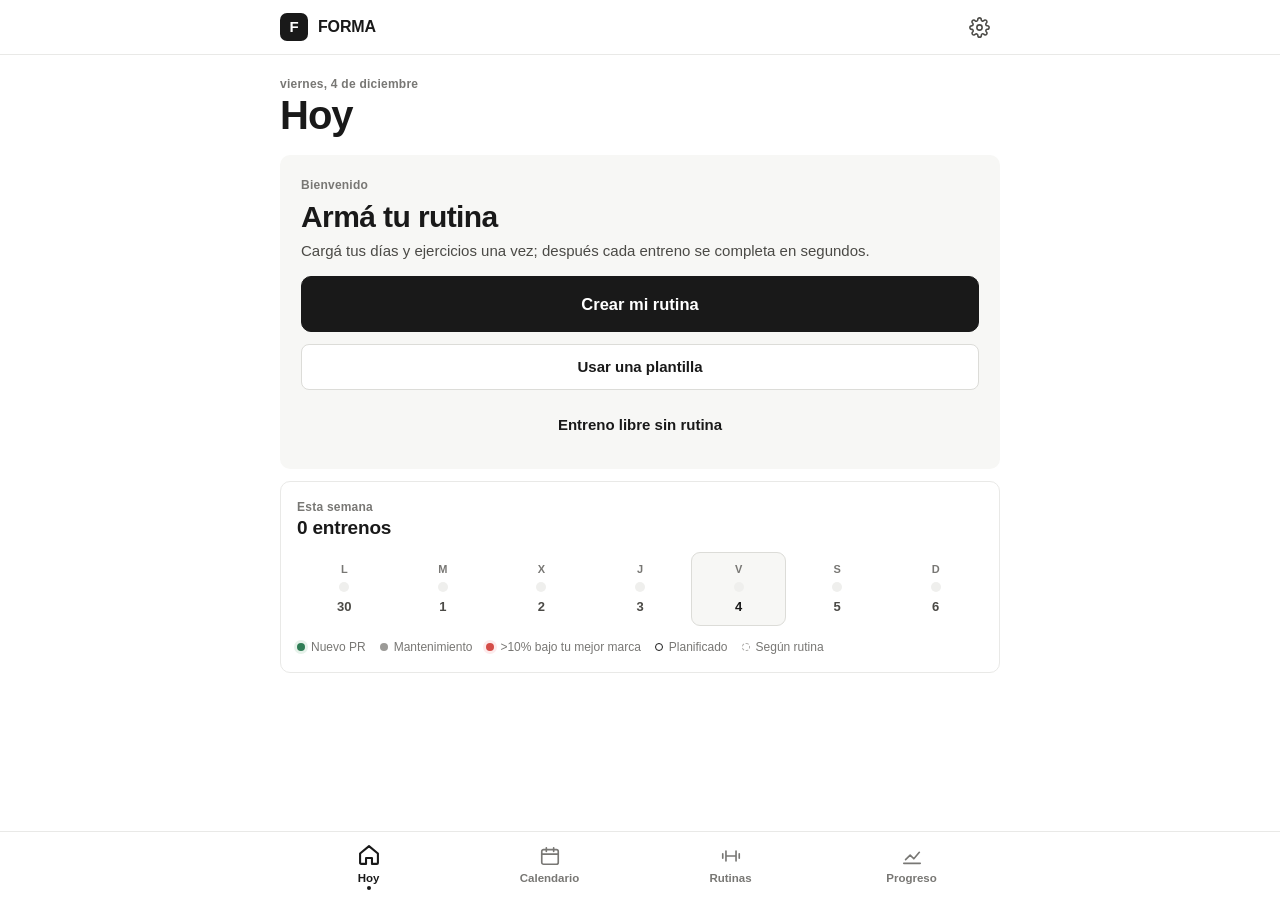
<file: index.html>
<!doctype html>
<html lang="es-AR">
<head>
<meta charset="utf-8">
<meta name="viewport" content="width=device-width,initial-scale=1,viewport-fit=cover,interactive-widget=resizes-content">
<meta name="theme-color" content="#ffffff" media="(prefers-color-scheme: light)">
<meta name="theme-color" content="#191919" media="(prefers-color-scheme: dark)">
<meta name="color-scheme" content="light dark">
<script>try{var f=JSON.parse(localStorage.getItem('forma-state-v2')),t=f&&f.settings&&f.settings.theme;if(t==='light'||t==='dark')document.documentElement.dataset.theme=t}catch(e){}</script>
<meta name="mobile-web-app-capable" content="yes">
<meta name="description" content="Registro de entrenamiento, rutinas y récords personales. Funciona sin conexión.">
<link rel="manifest" href="manifest.json">
<link rel="icon" href="icon.svg" type="image/svg+xml">
<link rel="apple-touch-icon" href="icon-192.png">
<title>Forma — entrenamiento</title>
<link rel="stylesheet" href="app.css">
</head>
<body>
<header class="topbar">
  <div class="topbar-inner">
    <div class="brand"><span class="brand-mark" aria-hidden="true">F</span><span>FORMA</span></div>
    <button class="icon-btn" data-a="settings" aria-label="Ajustes y copia de seguridad">
      <svg viewBox="0 0 24 24" aria-hidden="true"><circle cx="12" cy="12" r="3"/><path d="M19.4 15a1.7 1.7 0 0 0 .3 1.8l.1.1a2 2 0 1 1-2.8 2.8l-.1-.1a1.7 1.7 0 0 0-1.8-.3 1.7 1.7 0 0 0-1 1.5V21a2 2 0 1 1-4 0v-.1a1.7 1.7 0 0 0-1.1-1.5 1.7 1.7 0 0 0-1.8.3l-.1.1a2 2 0 1 1-2.8-2.8l.1-.1a1.7 1.7 0 0 0 .3-1.8 1.7 1.7 0 0 0-1.5-1H3a2 2 0 1 1 0-4h.1a1.7 1.7 0 0 0 1.5-1.1 1.7 1.7 0 0 0-.3-1.8l-.1-.1a2 2 0 1 1 2.8-2.8l.1.1a1.7 1.7 0 0 0 1.8.3H9a1.7 1.7 0 0 0 1-1.5V3a2 2 0 1 1 4 0v.1a1.7 1.7 0 0 0 1 1.5 1.7 1.7 0 0 0 1.8-.3l.1-.1a2 2 0 1 1 2.8 2.8l-.1.1a1.7 1.7 0 0 0-.3 1.8V9a1.7 1.7 0 0 0 1.5 1H21a2 2 0 1 1 0 4h-.1a1.7 1.7 0 0 0-1.5 1z"/></svg>
    </button>
  </div>
  <div class="update-bar" id="update-bar" hidden>
    <span>Hay una versión nueva de la app.</span>
    <button class="btn sm primary" id="update-btn">Actualizar</button>
  </div>
</header>

<main id="view" tabindex="-1"></main>

<div class="rest-bar" id="rest-bar" hidden>
  <div class="rest-fill" id="rest-fill"></div>
  <div class="rest-inner">
    <span class="rest-label">Descanso</span>
    <strong class="rest-time" id="rest-time">0:00</strong>
    <button class="btn sm" data-a="rest-minus" aria-label="Restar 15 segundos">−15</button>
    <button class="btn sm" data-a="rest-plus" aria-label="Sumar 15 segundos">+15</button>
    <button class="btn sm ghost" data-a="rest-skip">Saltar</button>
  </div>
</div>

<nav class="bottom-nav" aria-label="Secciones">
  <div class="nav-inner">
    <button class="nav-btn" data-a="tab" data-v="hoy"><svg viewBox="0 0 24 24" aria-hidden="true"><path d="M3 10.5 12 3l9 7.5V20a1 1 0 0 1-1 1h-5v-6H9v6H4a1 1 0 0 1-1-1z"/></svg>Hoy</button>
    <button class="nav-btn" data-a="tab" data-v="calendario"><svg viewBox="0 0 24 24" aria-hidden="true"><rect x="3" y="5" width="18" height="16" rx="2"/><path d="M3 10h18M8 3v4M16 3v4"/></svg>Calendario</button>
    <button class="nav-btn" data-a="tab" data-v="rutinas"><svg viewBox="0 0 24 24" aria-hidden="true"><path d="M6.5 6.5v11M17.5 6.5v11M3 9.5v5M21 9.5v5M6.5 12h11"/></svg>Rutinas</button>
    <button class="nav-btn" data-a="tab" data-v="progreso"><svg viewBox="0 0 24 24" aria-hidden="true"><path d="M3 20h18M5 16l5-5 4 4 6-7"/></svg>Progreso</button>
  </div>
</nav>

<div class="toast" id="toast" role="status" aria-live="polite"></div>
<input type="file" id="import-file" accept="application/json,.json" hidden>
<noscript><p style="padding:24px">Forma necesita JavaScript activado.</p></noscript>
<script src="app.js" defer></script>
</body>
</html>
</file>
<file: app.css>
/* Forma — tema monocromo inspirado en Notion. Claro por defecto, oscuro según el sistema o el ajuste. */
:root{
  --bg:#ffffff;--panel:#ffffff;--panel2:#f7f7f5;--panel3:#efefed;
  --line:#e9e9e7;--line2:#dcdcd8;
  --text:#191919;--muted:#787774;--soft:#4b4a46;--faint:#acaba8;
  --accent:#191919;--accent-ink:#ffffff;
  --hover:rgba(55,53,47,.06);--press:rgba(55,53,47,.1);
  --pr:#2f7d55;--pr-bg:#e6f2ea;--bad:#d44c47;--bad-bg:#fdebec;--warn:#b7791f;--warn-bg:#fbf3db;
  --ok-dot:#9b9a97;
  --shadow:0 0 0 1px rgba(15,15,15,.05),0 3px 6px rgba(15,15,15,.08),0 9px 24px rgba(15,15,15,.12);
  --toast-bg:#191919;--toast-ink:#ffffff;
  --r:10px;--safe-b:env(safe-area-inset-bottom,0px);--safe-t:env(safe-area-inset-top,0px);
  --nav-h:72px;
  --ease:cubic-bezier(.2,.8,.2,1);--spring:cubic-bezier(.32,.72,0,1);
  color-scheme:light;
}
@media (prefers-color-scheme:dark){
  :root:not([data-theme="light"]){
    --bg:#191919;--panel:#202020;--panel2:#252525;--panel3:#2f2f2f;
    --line:#2f2f2f;--line2:#3b3b3b;
    --text:#ececea;--muted:#9b9b98;--soft:#cfcfcc;--faint:#5f5f5c;
    --accent:#ececea;--accent-ink:#191919;
    --hover:rgba(255,255,255,.055);--press:rgba(255,255,255,.09);
    --pr:#5fbf8c;--pr-bg:#1f3529;--bad:#ef6a65;--bad-bg:#3b2422;--warn:#e0a54a;--warn-bg:#3a2f1b;
    --ok-dot:#7a7a77;
    --shadow:0 0 0 1px rgba(255,255,255,.06),0 3px 6px rgba(0,0,0,.3),0 9px 24px rgba(0,0,0,.45);
    --toast-bg:#ececea;--toast-ink:#191919;
    color-scheme:dark;
  }
}
:root[data-theme="dark"]{
  --bg:#191919;--panel:#202020;--panel2:#252525;--panel3:#2f2f2f;
  --line:#2f2f2f;--line2:#3b3b3b;
  --text:#ececea;--muted:#9b9b98;--soft:#cfcfcc;--faint:#5f5f5c;
  --accent:#ececea;--accent-ink:#191919;
  --hover:rgba(255,255,255,.055);--press:rgba(255,255,255,.09);
  --pr:#5fbf8c;--pr-bg:#1f3529;--bad:#ef6a65;--bad-bg:#3b2422;--warn:#e0a54a;--warn-bg:#3a2f1b;
  --ok-dot:#7a7a77;
  --shadow:0 0 0 1px rgba(255,255,255,.06),0 3px 6px rgba(0,0,0,.3),0 9px 24px rgba(0,0,0,.45);
  --toast-bg:#ececea;--toast-ink:#191919;
  color-scheme:dark;
}

*{box-sizing:border-box;-webkit-tap-highlight-color:transparent}
/* El atributo hidden siempre oculta, aunque la clase defina display (ej.: .update-bar es flex). */
[hidden]{display:none!important}
html{background:var(--bg);-webkit-text-size-adjust:100%;text-size-adjust:100%}
body{margin:0;min-height:100dvh;background:var(--bg);color:var(--text);font:15px/1.5 ui-sans-serif,-apple-system,BlinkMacSystemFont,"Segoe UI",Roboto,Helvetica,Arial,sans-serif;overscroll-behavior-y:contain;transition:background-color .3s,color .3s}
body.locked{overflow:hidden}
h1,h2,h3,p{margin:0}
h1{font-size:clamp(30px,8vw,40px);line-height:1.1;letter-spacing:-.025em;font-weight:700}
h2{font-size:19px;letter-spacing:-.01em;line-height:1.25;font-weight:650}
h3{font-size:16px;font-weight:650}
button,input,select,textarea{font:inherit;color:inherit}
button{cursor:pointer;border:0;background:none;padding:0;touch-action:manipulation}
button:disabled{opacity:.35;cursor:not-allowed}
input,select,textarea{width:100%;min-height:46px;padding:10px 12px;font-size:16px;color:var(--text);background:var(--panel);border:1px solid var(--line2);border-radius:8px;outline:0;transition:border-color .15s,box-shadow .15s,background .15s}
input:focus,select:focus,textarea:focus{border-color:var(--text);box-shadow:0 0 0 3px var(--hover)}
textarea{min-height:84px;resize:vertical}
input::placeholder,textarea::placeholder{color:var(--faint)}
.invalid{border-color:var(--bad)!important;box-shadow:0 0 0 3px var(--bad-bg)!important;animation:shake .32s var(--ease)}
:focus-visible{outline:2px solid var(--text);outline-offset:2px}
svg{width:20px;height:20px;flex:none;fill:none;stroke:currentColor;stroke-width:1.8;stroke-linecap:round;stroke-linejoin:round}
.num{font-variant-numeric:tabular-nums}

/* Barra superior */
.topbar{position:sticky;top:0;z-index:30;padding-top:var(--safe-t);background:color-mix(in srgb,var(--bg) 86%,transparent);backdrop-filter:saturate(1.4) blur(16px);-webkit-backdrop-filter:saturate(1.4) blur(16px);border-bottom:1px solid var(--line)}
.topbar-inner{width:min(100% - 32px,720px);margin:auto;height:54px;display:flex;align-items:center;justify-content:space-between}
.brand{display:flex;align-items:center;gap:10px;font-weight:700;letter-spacing:-.01em;font-size:16px}
.brand-mark{width:28px;height:28px;display:grid;place-items:center;border-radius:7px;background:var(--text);color:var(--bg);font-weight:800;font-size:15px}
.update-bar{width:min(100% - 32px,720px);margin:0 auto 10px;display:flex;align-items:center;justify-content:space-between;gap:10px;padding:8px 8px 8px 14px;background:var(--panel2);border:1px solid var(--line);border-radius:10px;font-size:14px;animation:fadeUp .4s var(--ease)}
body.workout .topbar{display:none}

main{width:min(100% - 32px,720px);margin:auto;padding:14px 0 calc(var(--nav-h) + 40px + var(--safe-b));outline:0}
body.workout main{padding-top:0;padding-bottom:calc(170px + var(--safe-b))}

/* Navegación inferior */
.bottom-nav{position:fixed;z-index:30;left:0;right:0;bottom:0;padding:6px 8px calc(6px + var(--safe-b));background:color-mix(in srgb,var(--bg) 90%,transparent);border-top:1px solid var(--line);backdrop-filter:saturate(1.4) blur(16px);-webkit-backdrop-filter:saturate(1.4) blur(16px);transition:transform .35s var(--spring)}
.nav-inner{max-width:720px;margin:auto;display:grid;grid-template-columns:repeat(4,1fr);gap:4px}
.nav-btn{position:relative;min-height:56px;display:grid;place-items:center;align-content:center;gap:3px;border-radius:10px;color:var(--muted);font-size:11.5px;font-weight:600;transition:color .2s,background .2s,transform .12s}
.nav-btn svg{width:22px;height:22px;transition:transform .35s var(--spring)}
.nav-btn:active{transform:scale(.94)}
.nav-btn[aria-current=page]{color:var(--text)}
.nav-btn[aria-current=page] svg{transform:translateY(-1px) scale(1.08);stroke-width:2.1}
.nav-btn::after{content:"";position:absolute;bottom:4px;left:50%;width:4px;height:4px;border-radius:50%;background:var(--text);transform:translateX(-50%) scale(0);transition:transform .35s var(--spring)}
.nav-btn[aria-current=page]::after{transform:translateX(-50%) scale(1)}
body.workout .bottom-nav{transform:translateY(110%)}

/* Botones */
.btn{min-height:46px;padding:0 16px;display:inline-flex;align-items:center;justify-content:center;gap:8px;border-radius:8px;background:var(--panel);border:1px solid var(--line2);color:var(--text);font-weight:600;white-space:nowrap;transition:transform .12s var(--ease),background .15s,border-color .15s,box-shadow .15s}
.btn:hover{background:var(--hover)}
.btn:active:not(:disabled){transform:scale(.97);background:var(--press)}
.btn svg{width:18px;height:18px}
.btn.primary{background:var(--accent);border-color:var(--accent);color:var(--accent-ink)}
.btn.primary:hover{opacity:.92}
.btn.ghost{background:transparent;border-color:transparent}
.btn.ghost:hover{background:var(--hover)}
.btn.danger{color:var(--bad)}
.btn.danger-fill{background:var(--bad);border-color:var(--bad);color:#fff}
.btn.sm{min-height:38px;padding:0 12px;font-size:13.5px;border-radius:7px}
.btn.xl{min-height:56px;font-size:16.5px;border-radius:10px}
.btn.block{width:100%}
.icon-btn{width:42px;height:42px;flex:none;display:inline-grid;place-items:center;border-radius:8px;color:var(--soft);transition:background .15s,transform .12s}
.icon-btn:hover{background:var(--hover)}
.icon-btn:active:not(:disabled){background:var(--press);transform:scale(.92)}
.icon-btn svg{width:21px;height:21px}
.icon-btn.sm{width:34px;height:34px}
.icon-btn.sm svg{width:17px;height:17px}
.icon-btn.danger{color:var(--bad)}
.btn-row{display:flex;gap:8px;flex-wrap:wrap}
.btn-row>.btn{flex:1}
.link-btn{color:var(--soft);text-decoration:underline;text-decoration-color:var(--line2);text-underline-offset:3px;font-weight:600}

/* Tipografía y utilidades */
.eyebrow{color:var(--muted);font-size:12px;font-weight:600;letter-spacing:.02em}
.muted{color:var(--muted)}
.soft{color:var(--soft)}
.sm{font-size:13px}
.stack{display:grid;grid-template-columns:minmax(0,1fr);gap:12px}
.grid2{display:grid;grid-template-columns:repeat(2,minmax(0,1fr));gap:10px}
.grid3{display:grid;grid-template-columns:repeat(3,minmax(0,1fr));gap:8px}
.page-head{display:flex;align-items:flex-end;justify-content:space-between;gap:12px;margin:6px 0 18px}
.section-title{display:flex;align-items:center;justify-content:space-between;gap:10px;margin:28px 0 10px}
.mt{margin-top:14px}.mt-s{margin-top:8px}
.hint{color:var(--muted);font-size:13px}
.clamp2{display:-webkit-box;-webkit-line-clamp:2;-webkit-box-orient:vertical;overflow:hidden}
.ellipsis{white-space:nowrap;overflow:hidden;text-overflow:ellipsis}

/* Tarjetas */
.card{background:var(--panel);border:1px solid var(--line);border-radius:var(--r);padding:16px;transition:border-color .2s,background .2s,transform .15s var(--ease)}
.card.inner{background:var(--panel2);border-color:transparent;padding:14px}
.card-head{display:flex;align-items:flex-start;justify-content:space-between;gap:10px;margin-bottom:12px}
.card-head>div{min-width:0}
.hero{padding:20px;background:var(--panel2);border-color:transparent}
.hero h2{font-size:clamp(24px,6.5vw,30px);margin:4px 0;letter-spacing:-.02em;font-weight:700}
.empty{padding:22px 8px;text-align:center;color:var(--muted)}
.stat{background:var(--panel2);border-radius:10px;padding:12px}
.stat strong{display:block;font-size:24px;letter-spacing:-.02em;font-variant-numeric:tabular-nums;font-weight:700}
.stat span{color:var(--muted);font-size:12px}
.card.tap{display:block;width:100%;text-align:left;cursor:pointer}
.card.tap:hover{border-color:var(--line2);background:var(--hover)}
.card.tap:active{transform:scale(.985)}

/* Píldoras y chips */
.pill{display:inline-flex;align-items:center;gap:5px;padding:2px 8px;border-radius:5px;background:var(--panel3);color:var(--soft);font-size:12px;font-weight:600;white-space:nowrap}
.pill.on{color:var(--text)}
.pill.pr{background:var(--pr-bg);color:var(--pr)}
.pill.below{background:var(--bad-bg);color:var(--bad)}
.pill.active{background:var(--warn-bg);color:var(--warn)}
.pill.badge-active{background:var(--text);color:var(--bg)}
.chips{display:flex;flex-wrap:wrap;gap:6px;padding:2px 0 4px}
.chip{flex:none;min-height:38px;padding:0 13px;border-radius:999px;border:1px solid var(--line2);background:var(--panel);color:var(--soft);font-size:13.5px;font-weight:550;transition:background .2s,color .2s,border-color .2s,transform .12s}
.chip:active{transform:scale(.95)}
.chip[aria-pressed=true]{background:var(--accent);border-color:var(--accent);color:var(--accent-ink)}
.seg{display:grid;grid-auto-flow:column;grid-auto-columns:1fr;gap:4px;padding:3px;background:var(--panel2);border-radius:9px}
.seg .chip{text-align:center;padding:0 6px;border-color:transparent;background:transparent;border-radius:7px}
.seg .chip[aria-pressed=true]{background:var(--panel);color:var(--text);box-shadow:0 1px 2px rgba(0,0,0,.12),0 0 0 1px var(--line)}

/* Listas */
.list-row{display:flex;align-items:center;justify-content:space-between;gap:12px;padding:11px 8px;margin:0 -8px;border-radius:8px;width:calc(100% + 16px);text-align:left;min-height:56px;transition:background .15s}
.list-row+.list-row{box-shadow:0 -1px 0 var(--line)}
button.list-row:hover{background:var(--hover)}
button.list-row:active{background:var(--press)}
.list-row .main{min-width:0;flex:1}
.list-row .main strong{display:block;white-space:nowrap;overflow:hidden;text-overflow:ellipsis;font-weight:600}
.list-row .main span{display:block;color:var(--muted);font-size:13px}
.list-row>svg,.pick-row>svg,.chev{color:var(--faint);transition:transform .2s var(--ease)}
button.list-row:hover>svg,.card.tap:hover .chev{transform:translateX(3px)}
.ex-line{display:flex;justify-content:space-between;gap:10px;padding:8px 0;border-top:1px solid var(--line);font-size:14.5px}
.ex-line:first-child{border-top:0}
.ex-line span:last-child{color:var(--muted);white-space:nowrap;font-variant-numeric:tabular-nums}

/* Semáforo semanal */
.week{display:grid;grid-template-columns:repeat(7,1fr);gap:4px}
.wk-day{display:grid;justify-items:center;gap:5px;padding:8px 0;border-radius:9px;border:1px solid transparent;min-height:66px;transition:background .15s,transform .12s}
.wk-day:hover{background:var(--hover)}
.wk-day:active{transform:scale(.94)}
.wk-day .l{font-size:11px;color:var(--muted);font-weight:600}
.wk-day .n{font-size:13px;color:var(--soft);font-variant-numeric:tabular-nums;font-weight:550}
.dot{display:inline-block;width:10px;height:10px;border-radius:50%;background:var(--panel3);transition:background .25s}
.wk-day.today{background:var(--panel2);border-color:var(--line2)}
.wk-day.today .n{color:var(--text);font-weight:700}
.res-ok .dot{background:var(--ok-dot)}
.res-pr .dot{background:var(--pr);box-shadow:0 0 0 3px var(--pr-bg)}
.res-below .dot{background:var(--bad);box-shadow:0 0 0 3px var(--bad-bg)}
.res-active .dot{background:var(--warn)}
.res-planned .dot{background:transparent;border:1.5px solid var(--text)}
.res-sched .dot{background:transparent;border:1.5px dashed var(--faint)}
.legend{display:flex;flex-wrap:wrap;gap:6px 14px;color:var(--muted);font-size:12px;margin-top:12px}
.legend span{display:inline-flex;align-items:center;gap:6px}
.legend .dot{width:8px;height:8px}

/* Calendario */
.cal-bar{display:flex;align-items:center;justify-content:space-between;gap:8px;margin-bottom:10px}
.cal-title{font-weight:700;text-align:center;flex:1}
.cal-grid{display:grid;grid-template-columns:repeat(7,1fr);gap:3px}
.cal-grid.slide-l{animation:slideL .32s var(--ease)}
.cal-grid.slide-r{animation:slideR .32s var(--ease)}
.cal-wd{text-align:center;color:var(--muted);font-size:11px;font-weight:600;padding:4px 0}
.cal-day{position:relative;min-height:50px;padding:6px 7px;border-radius:8px;border:1px solid transparent;text-align:left;color:var(--text);font-weight:550;font-size:14px;font-variant-numeric:tabular-nums;transition:background .15s,border-color .15s,transform .12s}
.cal-day:hover{background:var(--hover)}
.cal-day:active{transform:scale(.92)}
.cal-day.blank{pointer-events:none}
.cal-day.past{color:var(--muted)}
.cal-day.today{color:var(--bg);background:var(--text)}
.cal-day.sel:not(.today){background:var(--panel3);border-color:var(--line2);color:var(--text)}
.cal-day.sel.today{box-shadow:0 0 0 2px var(--bg),0 0 0 4px var(--text)}
.cal-day .dot{position:absolute;right:6px;bottom:6px;width:8px;height:8px}
.cal-day.today .dot{box-shadow:0 0 0 2px var(--text)}

/* Rutinas */
.rt-head{display:flex;align-items:center;gap:12px}
.rt-head>div{flex:1;min-width:0}
.rt-days{display:flex;flex-wrap:wrap;gap:6px;margin-top:10px}
.back-row{display:flex;align-items:center;margin:0 0 4px -10px}
.back-row .btn{padding:0 10px 0 4px;color:var(--muted)}
.day-card .ex-line{align-items:center}
.day-card .ex-line>button{text-align:left;font-weight:500}
.day-card .ex-line>button:hover{text-decoration:underline;text-underline-offset:3px}
.day-tag{display:inline-block;font-size:12px;font-weight:600;color:var(--muted)}

/* Editor */
.field{display:grid;gap:6px}
.field label,.lbl{color:var(--muted);font-size:12.5px;font-weight:600}
.form-grid{display:grid;grid-template-columns:1fr 1fr;gap:12px}
.form-grid .full{grid-column:1/-1}
.ed-day{background:var(--panel2);border-radius:10px;padding:14px}
.ed-day-head{display:flex;align-items:center;justify-content:space-between;gap:8px;margin-bottom:10px}
.ed-ex{display:grid;grid-template-columns:1fr 1fr auto;gap:8px;padding:10px 0;border-top:1px solid var(--line2)}
.ed-ex .name{grid-column:1/-1}
.ed-ex .tools{display:flex;align-items:end;gap:2px}
.ed-ex .field label{font-size:11.5px}

/* Entreno */
.wk-head{position:sticky;top:0;z-index:20;display:flex;align-items:center;gap:6px;padding:calc(8px + var(--safe-t)) 0 8px;margin:0 -4px 8px;background:color-mix(in srgb,var(--bg) 88%,transparent);backdrop-filter:blur(16px);-webkit-backdrop-filter:blur(16px)}
.wk-head .t{min-width:0;flex:1}
.wk-head strong{display:block;font-size:17px;white-space:nowrap;overflow:hidden;text-overflow:ellipsis}
.wk-clock{font-variant-numeric:tabular-nums;color:var(--muted);font-weight:600;padding:0 8px}
.wk-meta{display:grid;grid-template-columns:150px minmax(0,1fr);gap:12px}
.wk-meta .seg .chip{min-height:40px;font-size:12.5px;line-height:1.1}
@media (max-width:440px){.wk-meta{grid-template-columns:1fr}}
.entry{padding:14px}
.entry-head{display:flex;align-items:flex-start;justify-content:space-between;gap:6px}
.entry-head h3{font-size:17px;text-align:left}
.entry-head .tools{display:flex;margin:-6px -6px 0 0}
.prev{margin:4px 0 10px;font-size:13px;color:var(--muted)}
.set-h,.set{display:grid;grid-template-columns:28px minmax(0,1fr) minmax(0,1fr) 50px 34px;gap:8px;align-items:center}
.set-h{font-size:11px;color:var(--muted);font-weight:600;padding:0 0 6px}
.set{padding:4px 0;border-radius:8px}
.set-n{text-align:center;font-weight:700;color:var(--muted);font-variant-numeric:tabular-nums}
.set input{min-height:48px;text-align:center;font-size:18px;font-weight:650;font-variant-numeric:tabular-nums;padding:8px 4px;background:var(--panel2);border-color:transparent}
.set input:focus{background:var(--panel)}
.check{width:50px;height:48px;border-radius:9px;display:grid;place-items:center;background:var(--panel2);color:var(--faint);transition:background .25s,color .25s,transform .12s}
.check:active{transform:scale(.9)}
.check svg{width:24px;height:24px;stroke-width:2.4}
.set.done .check{background:var(--accent);color:var(--accent-ink)}
.set.done input{color:var(--text);background:transparent;border-color:var(--line2)}
.set.just-done .check{animation:pop .45s var(--spring)}
.set.just-done{animation:flash .8s var(--ease)}
.set-info{grid-column:2/-1;font-size:12px;color:var(--muted)}
.set-info:empty{display:none}
.set.just-done .set-info{animation:fadeUp .35s var(--ease)}
.badge{display:inline-block;padding:1px 6px;border-radius:4px;font-size:11px;font-weight:700}
.badge.pr{background:var(--pr-bg);color:var(--pr)}
.set.just-done .badge.pr{animation:prPop .7s var(--spring)}
.wk-foot{position:fixed;z-index:25;left:0;right:0;bottom:0;padding:10px 16px calc(10px + var(--safe-b));background:color-mix(in srgb,var(--bg) 92%,transparent);border-top:1px solid var(--line);backdrop-filter:blur(16px);-webkit-backdrop-filter:blur(16px)}
.view-push .wk-foot,.view-enter .wk-foot{animation:footIn .45s var(--spring) both}
.wk-foot .btn-row{max-width:720px;margin:auto}
.rest-bar{position:fixed;z-index:26;left:12px;right:12px;bottom:calc(80px + var(--safe-b));max-width:696px;margin:auto;overflow:hidden;border-radius:12px;background:var(--panel);box-shadow:var(--shadow);animation:restIn .4s var(--spring)}
.rest-fill{position:absolute;inset:0 auto 0 0;width:0;background:var(--panel3);transition:width .5s linear}
.rest-inner{position:relative;display:flex;align-items:center;gap:6px;padding:8px 8px 8px 14px}
.rest-label{color:var(--muted);font-size:12px;font-weight:600}
.rest-time{flex:1;font-size:22px;font-variant-numeric:tabular-nums;font-weight:700}
.rest-bar.over .rest-time{animation:pulse 1s ease-in-out infinite}

/* Hojas (modales) */
.sheet-wrap{position:fixed;inset:0;z-index:60;display:flex;align-items:flex-end;justify-content:center;background:rgba(15,15,15,0);transition:background .32s var(--ease)}
.sheet-wrap.open{background:rgba(15,15,15,.45)}
.sheet{position:relative;width:min(100%,640px);max-height:calc(100dvh - 16px - var(--safe-t));display:flex;flex-direction:column;background:var(--panel);border-radius:16px 16px 0 0;box-shadow:var(--shadow);transform:translateY(100%);transition:transform .42s var(--spring)}
.sheet-wrap.open .sheet{transform:none}
.sheet::before{content:"";position:absolute;top:7px;left:50%;width:36px;height:4px;border-radius:2px;background:var(--line2);transform:translateX(-50%)}
.sheet.full{height:calc(100dvh - 10px - var(--safe-t))}
.sheet.dialog{max-width:480px}
.sheet-head{display:flex;align-items:center;justify-content:space-between;gap:10px;padding:18px 12px 8px 18px}
.sheet-head>div{min-width:0}
.sheet-body{flex:1;overflow:auto;overscroll-behavior:contain;padding:6px 18px 18px}
.sheet-foot{display:flex;gap:8px;padding:12px 18px calc(12px + var(--safe-b));border-top:1px solid var(--line);background:var(--panel)}
.sheet-foot>.btn{flex:1}
.sheet-body:last-child{padding-bottom:calc(20px + var(--safe-b))}
.sheet-wrap.entering .sheet-body>*{animation:fadeUp .45s var(--ease) both}
.sheet-wrap.entering .sheet-body>*:nth-child(2){animation-delay:.04s}
.sheet-wrap.entering .sheet-body>*:nth-child(3){animation-delay:.08s}
.sheet-wrap.entering .sheet-body>*:nth-child(4){animation-delay:.12s}
.sheet-wrap.entering .sheet-body>*:nth-child(n+5){animation-delay:.16s}
.pick-row{display:flex;align-items:center;justify-content:space-between;gap:10px;width:100%;min-height:54px;padding:10px 8px;border-radius:8px;text-align:left;transition:background .15s}
.pick-row+.pick-row{box-shadow:0 -1px 0 var(--line)}
.pick-row:hover{background:var(--hover)}
.pick-row:active{background:var(--press)}
.pick-row span{color:var(--muted);font-size:13px}
.chart{width:100%;height:auto;display:block;overflow:visible}
.chart text{fill:var(--muted);font-size:12px;stroke:none}
.chart .grid{stroke:var(--line2);stroke-dasharray:4 4;stroke-width:1}
.chart .line{stroke:var(--text);stroke-width:2.5;stroke-dasharray:1;stroke-dashoffset:1;animation:draw 1.1s var(--ease) .15s forwards}
.chart .pt{fill:var(--panel);stroke:var(--text);stroke-width:2;opacity:0;animation:fadeIn .3s ease forwards}
.chart .pt.max{fill:var(--pr);stroke:var(--pr)}
.toggle-row{display:flex;align-items:center;justify-content:space-between;gap:12px;padding:12px 0;border-top:1px solid var(--line2)}
.toggle-row:first-child{border-top:0}
.toggle-row input[type=checkbox]{width:24px;height:24px;min-height:0;accent-color:var(--text)}
.toggle-row select{width:auto;min-width:120px}

/* Avisos */
.toast{position:fixed;z-index:80;left:50%;bottom:calc(var(--nav-h) + 18px + var(--safe-b));transform:translate(-50%,24px) scale(.96);width:max-content;max-width:calc(100% - 32px);display:flex;align-items:center;gap:14px;padding:11px 14px;border-radius:10px;background:var(--toast-bg);color:var(--toast-ink);font-weight:550;font-size:14.5px;box-shadow:var(--shadow);opacity:0;pointer-events:none;transition:opacity .25s var(--ease),transform .4s var(--spring)}
.toast.show{opacity:1;transform:translate(-50%,0) scale(1);pointer-events:auto}
.toast-btn{color:inherit;opacity:.75;font-weight:700;font-size:13.5px;min-height:30px;text-decoration:underline;text-underline-offset:3px}
body.workout .toast{bottom:calc(150px + var(--safe-b))}
.notice{display:flex;gap:10px;align-items:flex-start;margin-bottom:14px;padding:12px 14px;border-radius:10px;background:var(--warn-bg);color:var(--text);font-size:14px}
.notice span{flex:1}

/* Animaciones de entrada de pantalla */
.view-enter>*,.view-enter .stack>*{animation:fadeUp .45s var(--ease) both}
.view-enter>*:nth-child(2),.view-enter .stack>*:nth-child(2){animation-delay:.04s}
.view-enter>*:nth-child(3),.view-enter .stack>*:nth-child(3){animation-delay:.08s}
.view-enter>*:nth-child(4),.view-enter .stack>*:nth-child(4){animation-delay:.12s}
.view-enter>*:nth-child(5),.view-enter .stack>*:nth-child(5){animation-delay:.16s}
.view-enter>*:nth-child(n+6),.view-enter .stack>*:nth-child(n+6){animation-delay:.2s}
.view-enter .week .dot{animation:dotIn .5s var(--spring) both}
.view-enter .week .wk-day:nth-child(2) .dot{animation-delay:.03s}
.view-enter .week .wk-day:nth-child(3) .dot{animation-delay:.06s}
.view-enter .week .wk-day:nth-child(4) .dot{animation-delay:.09s}
.view-enter .week .wk-day:nth-child(5) .dot{animation-delay:.12s}
.view-enter .week .wk-day:nth-child(6) .dot{animation-delay:.15s}
.view-enter .week .wk-day:nth-child(7) .dot{animation-delay:.18s}
.view-push>*:not(.wk-foot){animation:pushIn .42s var(--spring) both}
.view-pop>*{animation:popIn .42s var(--spring) both}
@keyframes fadeUp{from{opacity:0;transform:translateY(10px)}to{opacity:1;transform:none}}
@keyframes fadeIn{to{opacity:1}}
@keyframes pushIn{from{opacity:0;transform:translateX(32px)}to{opacity:1;transform:none}}
@keyframes popIn{from{opacity:0;transform:translateX(-32px)}to{opacity:1;transform:none}}
@keyframes slideL{from{opacity:0;transform:translateX(24px)}to{opacity:1;transform:none}}
@keyframes slideR{from{opacity:0;transform:translateX(-24px)}to{opacity:1;transform:none}}
@keyframes dotIn{from{transform:scale(0)}to{transform:scale(1)}}
@keyframes pop{0%{transform:scale(.7)}55%{transform:scale(1.14)}100%{transform:scale(1)}}
@keyframes prPop{0%{transform:scale(.4);opacity:0}60%{transform:scale(1.25);opacity:1}100%{transform:scale(1)}}
@keyframes flash{0%{background:var(--panel3)}100%{background:transparent}}
@keyframes shake{0%,100%{transform:none}25%{transform:translateX(-4px)}75%{transform:translateX(4px)}}
@keyframes draw{to{stroke-dashoffset:0}}
@keyframes pulse{50%{opacity:.45}}
@keyframes footIn{from{transform:translateY(100%)}to{transform:none}}
@keyframes restIn{from{opacity:0;transform:translateY(20px) scale(.97)}to{opacity:1;transform:none}}

@media (min-width:600px){
  .ed-ex{grid-template-columns:minmax(0,2.4fr) 90px 110px auto}
  .ed-ex .name{grid-column:auto}
}
@media (max-width:360px){
  .set-h,.set{grid-template-columns:24px minmax(0,1fr) minmax(0,1fr) 46px 30px;gap:6px}
  .check{width:46px}
}
@media (prefers-reduced-motion:reduce){
  *,*::before,*::after{animation-duration:.01ms!important;animation-delay:0s!important;transition-duration:.01ms!important}
}
</file>
